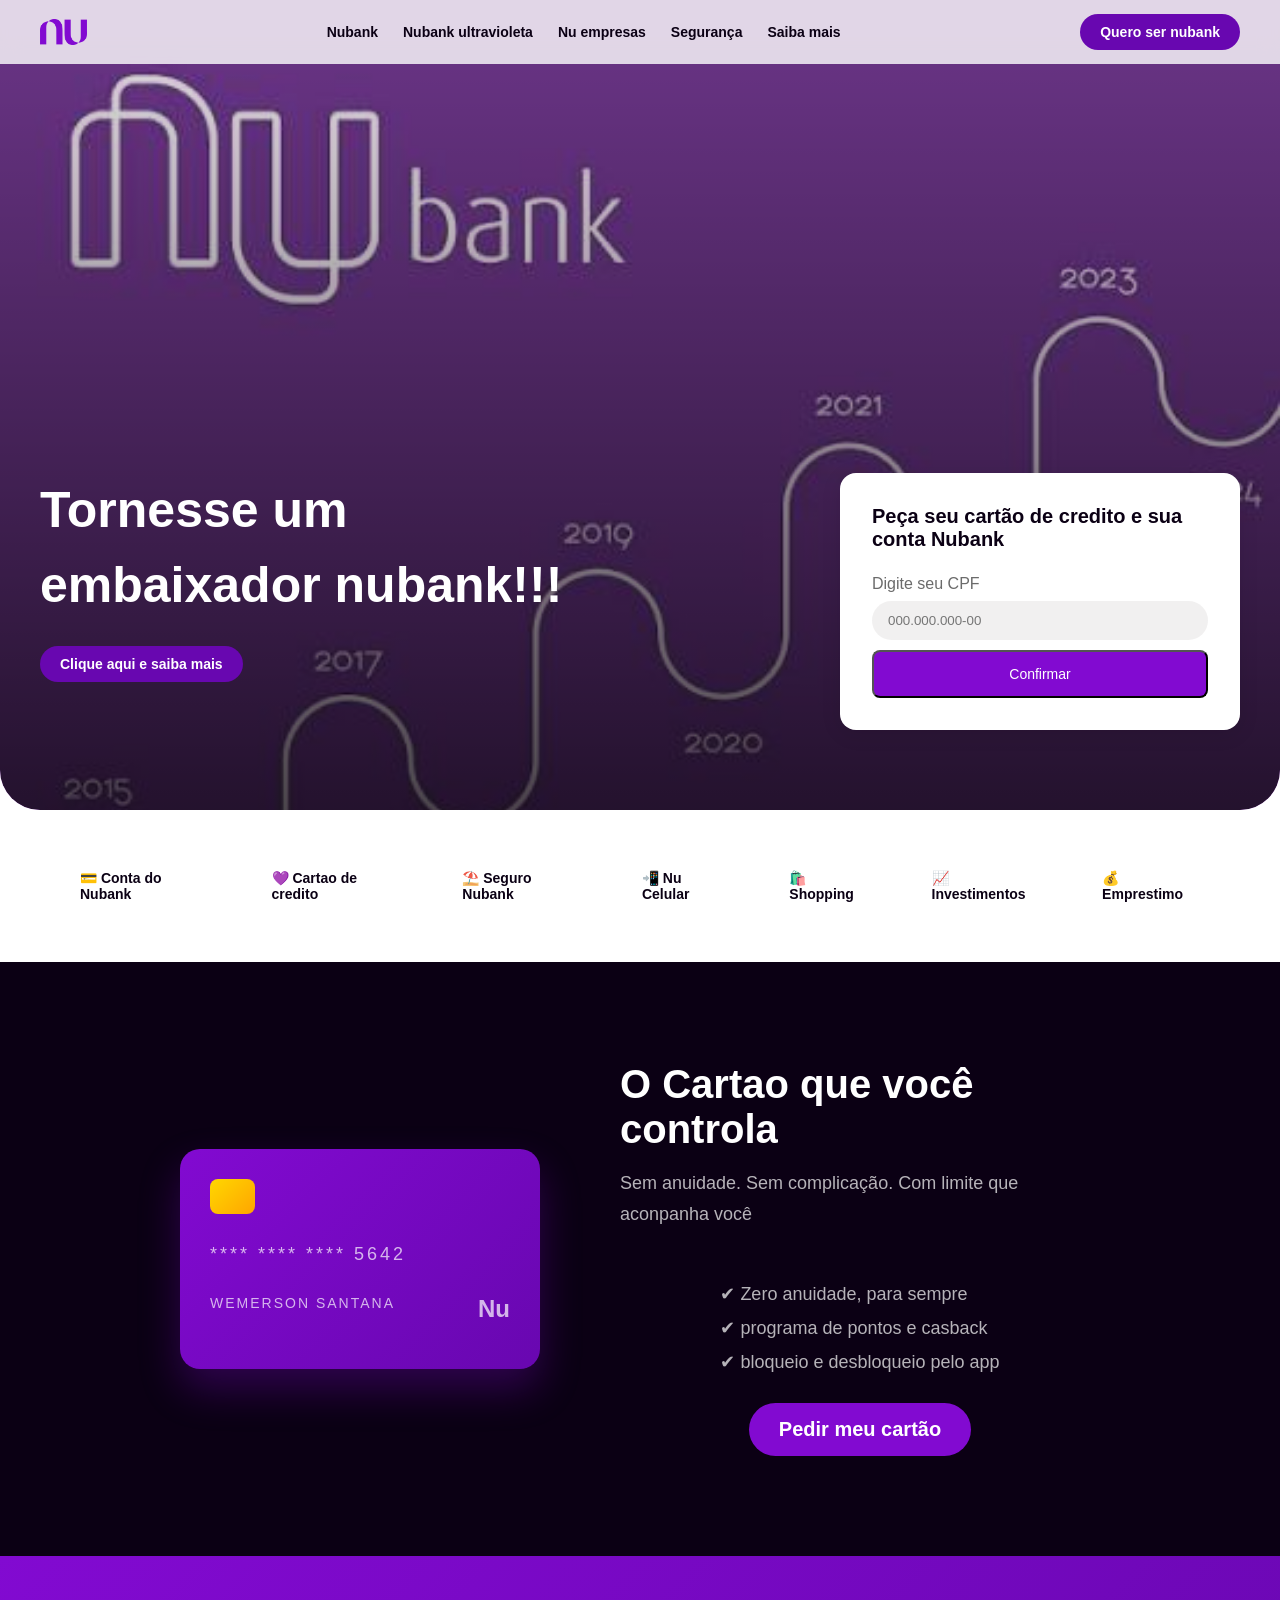
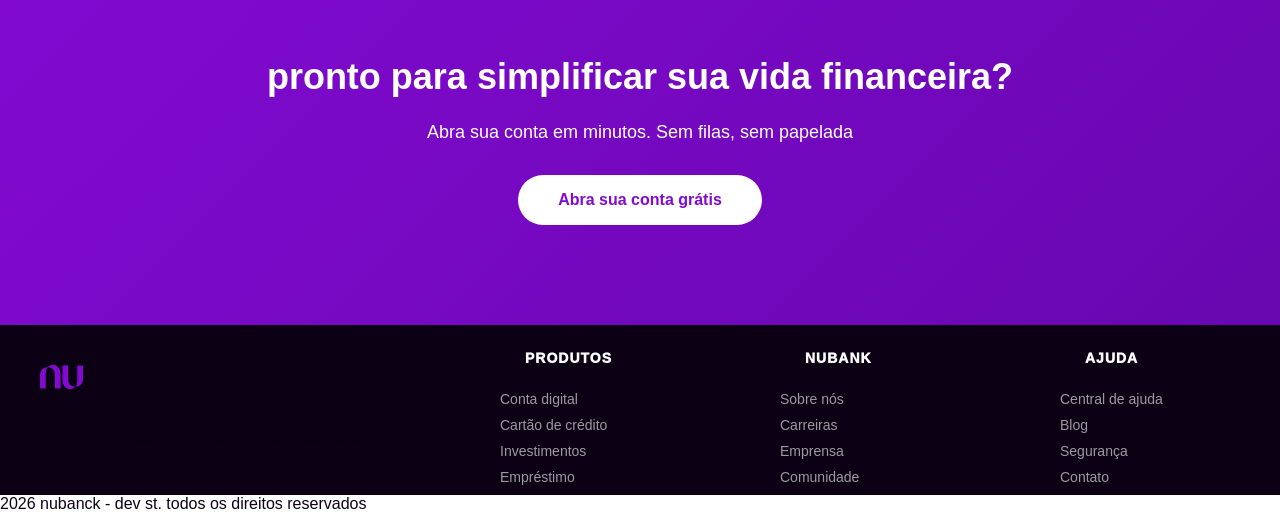
<file: nubank site/index.html>
<!DOCTYPE html>
<html lang="pt-br">

<head>
    <meta charset="UTF-8">
    <meta name="viewport" content="width=device-width, initial-scale=1.0">
    <link rel="stylesheet" href="style.css">
    <title>nubank</title>
</head>

<body>
    <header>
        <img src="./Nubank_logo_2021.jpg" alt=" logo nubank" class="logo-img" .>
        <nav>
            <a href="#"> Nubank</a>
            <a href="#"> Nubank ultravioleta</a>
            <a href="#"> Nu empresas</a>
            <a href="#"> Segurança</a>
            <a href="#"> Saiba mais</a>
        </nav>

        <a href="#" class="btn-nubank">Quero ser nubank</a>
    </header>

    <section class="hero">
        <div class="hero-content">
            <div class="hero-tex">
                <h1>Tornesse um embaixador nubank!!!</h1>
                <a href="#" class="btn-nubank"> Clique aqui e saiba mais</a>

            </div>
            <div class="hero-card">
                <h3>Peça seu cartão de credito e sua conta Nubank</h3>
                <label> Digite seu CPF</label>
                <input type="text" placeholder="000.000.000-00">
                <button class="btn-confirm">Confirmar</button>
            </div>

        </div>
    </section>



    <section class="services">
        <a href="#">💳 Conta do Nubank</a>
        <a href="#">💜 Cartao de credito</a>
        <a href="#">⛱️ Seguro Nubank</a>
        <a href="#">📲 Nu Celular</a>
        <a href="#">🛍️ Shopping</a>
        <a href="#">📈 Investimentos</a>
        <a href="#">💰 Emprestimo</a>
    </section>

    <section class="card-section">
        <div class="credit-card">
            <div class="card-chip"></div>
            <p class="card-number">**** **** **** 5642</p>
        <div class="card-info">
        <span> Wemerson Santana </span>
        <strong>Nu</strong>
        </div>
        </div>
       
        <div class="card-text">
             <h2>O Cartao que você controla</h2>
            <p>Sem anuidade. Sem complicação. Com limite que aconpanha você </p>
            <ul>
                <li> ✔ Zero anuidade, para sempre</li>
                <li> ✔ programa de pontos e casback</li>
                <li> ✔ bloqueio e desbloqueio pelo app</li>
            </ul>
            <a class="btn-purple" href="#">Pedir meu cartão</a>
        </div>
         </section>

        <section class="cta">
            <h2> pronto para simplificar sua vida financeira?</h2>
            <p>Abra sua conta em minutos. Sem filas, sem papelada</p>

            <a href="#" class="btn-cta">Abra sua conta grátis</a>
        </section>

        <footer>
            <div class="footer-top">
                <div class="footer-first-child">
                    <img src="./Nubank_logo_2021.jpg" alt="logo nubank" class="footer-logo">
                    <P> 2026 Nu pagamentos S.A Todos direitos reservados.</P>
                </div>

                <div class="footer-links">
                    <h4>Produtos</h4>
                    <a href="#">Conta digital</a>
                    <a href="#">Cartão de crédito</a>
                    <a href="#">Investimentos</a>
                    <a href="#">Empréstimo</a>
                </div>

                <div class="footer-links">
                    <h4>Nubank</h4>
                    <a href="#">Sobre nós</a>
                    <a href="#">Carreiras</a>
                    <a href="#">Emprensa</a>
                    <a href="#">Comunidade</a>
                </div>

                <div class="footer-links">
                    <h4>Ajuda</h4>
                    <a href="#">Central de ajuda</a>
                    <a href="#">Blog</a>
                    <a href="#">Segurança</a>
                    <a href="#">Contato</a>
                </div>

            </div>
            <p class="footer-bottom"> 2026 nubanck - dev st. todos os direitos reservados</p>
        </footer>





    </section>

</body>


</header>

</html>
</file>
<file: nubank site/style.css>
* {
    margin: 0;
    padding: 0;
    box-sizing: border-box;
}

:root {
    --purple: #820AD1;
    --purple-dark: #6807B0;
    --white: #FFFFFF;
    --dark: #0B0014;
    --gray-text: #6B6B6B;
}

body {
    font-family: 'Franklin Gothic Medium', 'Arial Narrow', Arial, sans-serif;
    color: var(--dark);
}

header {
    position: fixed;
    top: 0;
    width: 100%;
    height: 64px;
    backdrop-filter: blur(10px);
    display: flex;
    justify-content: space-between;
    align-items: center;
    padding: 0 40px;
    z-index: 99;
    background-color: rgba(255, 255, 255, 0.8);

}

.logo-img {
    height: 26px;
}

header nav {
    display: flex;
    gap: 25px;

}

header nav a {
    color: var(--dark);
    text-decoration: none;
    font-size: 14px;
    font-weight: 600;
    cursor: pointer;

}

header nav a:hover {
    color: var(--purple);
} 

.btn-nubank {
    background-color: var(--purple-dark);
    color: var(--white);
    padding: 10px 20px;
    border-radius: 30px;
    font-weight: 700;
    font-size: 14px;
    text-decoration: none;
}

.hero { 
    min-height: 90vh;
    background: url(./capa.png) center 0/ cover no-repeat;
    padding: 10px 40px 80px;
    display: flex;
    align-items: flex-end;
    overflow: hidden;
    position: relative;
    border-radius: 0 0 40px 40px;
}

.hero::before {
    content: '';
    position: absolute;
    inset: 0;
    border-radius: inherit;
    background: linear-gradient(to bottom, rgba(0,0,0,0.1), rgba(0,0,0,0.7));
}
.hero-content {
    max-width: 1200px;
    width: 100%;
    margin: 0 auto;
    display: flex;
    align-content: flex-end;
    justify-content: space-between;
    gap: 48px;
    position: relative;
    z-index: 1;
}

.hero-tex { 
    max-width: 600px;
}
.hero-tex h1 {
    color: var(--white);
    font-size: 50px;
    font-weight: 800;
    line-height: 1.5;
    margin-bottom: 32px;
}

.hero-card {
background-color: var(--white);
border-radius: 16px;
padding: 32px;
box-shadow: 0 4px 20px rgba(0,0,0,0.1);
max-width: 400px;
}

.hero-card h3 {
    font-size: 20px;
    font-weight: 700;
    margin-bottom: 24px;
}

.hero-card label {
    display: block;
    font-size: 16px;
    color: var(--gray-text);
    margin-bottom: 8px;
}

.hero-card input { 
    width: 100%;
    padding: 12px 16px;
    border: none;
    border-radius: 20px;
    background-color: rgba(116, 113, 113, 0.1);

}

.btn-confirm {
    width: 100%;
    background-color: var(--purple);
    padding: 14px;
    border-radius: 8px;
    font-size: 14px;
    font-size: bold;
    cursor: pointer;
    color: var(--white);
    margin-top: 10px;
}

.services {
    padding: 60px 40px;
    display: flex;
    justify-content: center;
    gap: 60px;
    max-width: 1200px;
    margin: 0 auto;

}

.services a {
    display: flex;
    flex-direction: column;
    gap: 8px;
    align-items: center;
    text-decoration: none;
    color: var(--dark);
    font-size: 14px;
    font-weight: 700;
}

.services a:hover {
    color: var(--purple);
}

.credit-card { 
   
    width: 360px;
    height: 220px;
    background: linear-gradient(135deg, var(--purple), var(--purple-dark));
    border-radius: 20px;
    padding: 30px;
    box-shadow: 0 20px 40px rgba(130, 10, 209,0.3);

}

.card-section {
    background-color: var(--dark);
    padding: 100px 40px;
    display: flex;
    align-items: center;
    justify-content: center;
    gap: 80px;

}

.card-chip {
    background: linear-gradient(135deg, #ffd700, #FFA500);
    height: 35px;
    width: 45px;
    border-radius: 8px;
    margin-bottom: 30px;
}

.card-number {
    color: rgba(255, 255, 255, 0.7);
    font-size: 18px;
    letter-spacing: 3px;
    margin-bottom: 30px;
}

.card-info {
    display: flex;
    justify-content: space-between;
}


.card-info span {
    color: rgba(255, 255, 255, 0.7);
    font-size: 14px;
    text-transform: uppercase;
    letter-spacing: 2px;

}

.card-info strong {
    color: rgba(255, 255, 255, 0.7) ;
    font-size: 24px;
}

.card-text {
    display: flex;
    flex-direction: column;
    align-items: center;
    max-width: 480px;

}

.card-text h2 {
    color: var(--white);
    font-weight: 800;
    font-size: 40px;
    margin-bottom: 16px;

}

.card-text p {
    font-size: 18px;
    color: rgba(255, 255, 255, 0.7);
    line-height: 1.7;
    margin-bottom: 24px;
}

.card-text ul {
    list-style: none;
    margin: 24px;
}

.card-text ul li {
    color: rgba(255, 255, 255, 0.7);
    font-size: 18px;
    padding: 6px 0;
}

.card-text ul li::before {
    content:  ✔;
    color: var(--purple);
    margin-right:  10px;
}

.btn-purple {
    background-color: var(--purple);
    display: inline-block;
    color: var(--white);
    padding: 15px 30px;
    border-radius: 30px;
    font-size: 20px;
    font-weight: 700;
    text-decoration: none;
}

.cta {
    padding: 100px 40px;
    text-align: center;
    background: linear-gradient(135deg, var(--purple), var(--purple-dark));
}

.cta h2 {
    color: var(--white);
    font-size: 36px;
    font-weight: 800;
    margin-bottom: 24px;
}

.cta p {
    font-size: 18px;
    color: var(--white);
    margin-bottom: 32px;

}

.cta .btn-cta {
    display: inline-block;
    background-color: var(--white);
    color: var(--purple);
    padding: 16px 40px;
    border-radius: 40px;
    font-size: 16px;
    font-weight: 700;
    text-decoration: none;
    transition: 0.3;
    cursor: pointer;

}

.cta .btn-cta:hover {
    transform: rotateY(-3px);
    box-shadow: 0 8px 15px rgba(255, 255, 255, 0.3);
}

.footer {
    background-color: var(--dark);
    padding: 60px 40px 60px;
  
}

.footer-top {
    background-color: var(--dark);
    max-width: auto;
    margin: 20px 100px, 70px;
    display: flex;
    gap: 60px;
}

.footer-first-child {
    flex: 2;
}


.footer-logo {
    display: flex;
    height: 24px;
    margin-bottom: 20px;
    margin: 40px;
}
.footer-top h4 {
    color: var(--white);
    font-size: 14px;
    font-weight: 1000;
    text-transform: uppercase;
    letter-spacing: 1px;
    margin-bottom: 16px;
    margin: 25px;
}

.footer-top a {
    display: flex;
    color: rgba(255, 255, 255, 0.6);
    text-decoration: none;
    font-size: 14px;
    margin-bottom: 10px;
}

.footer-links {
    flex: 1;
   
}
</file>
